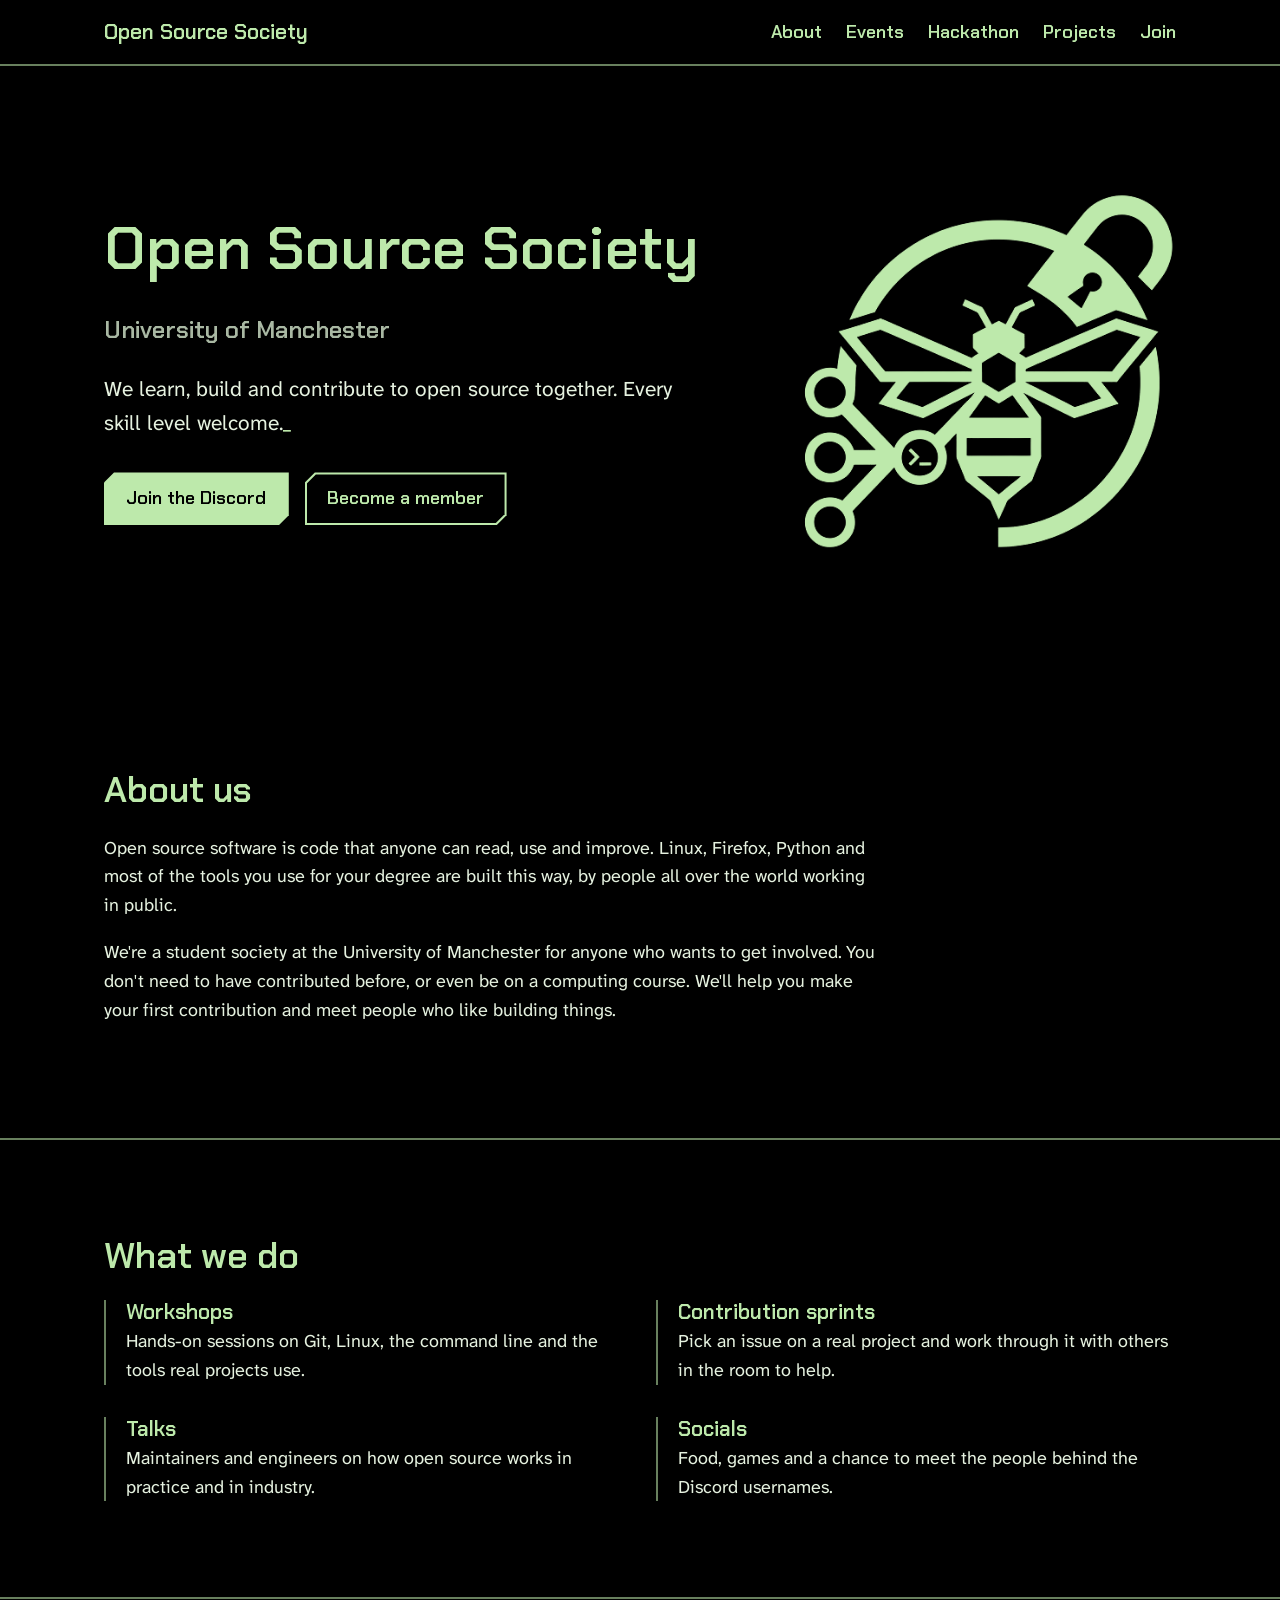
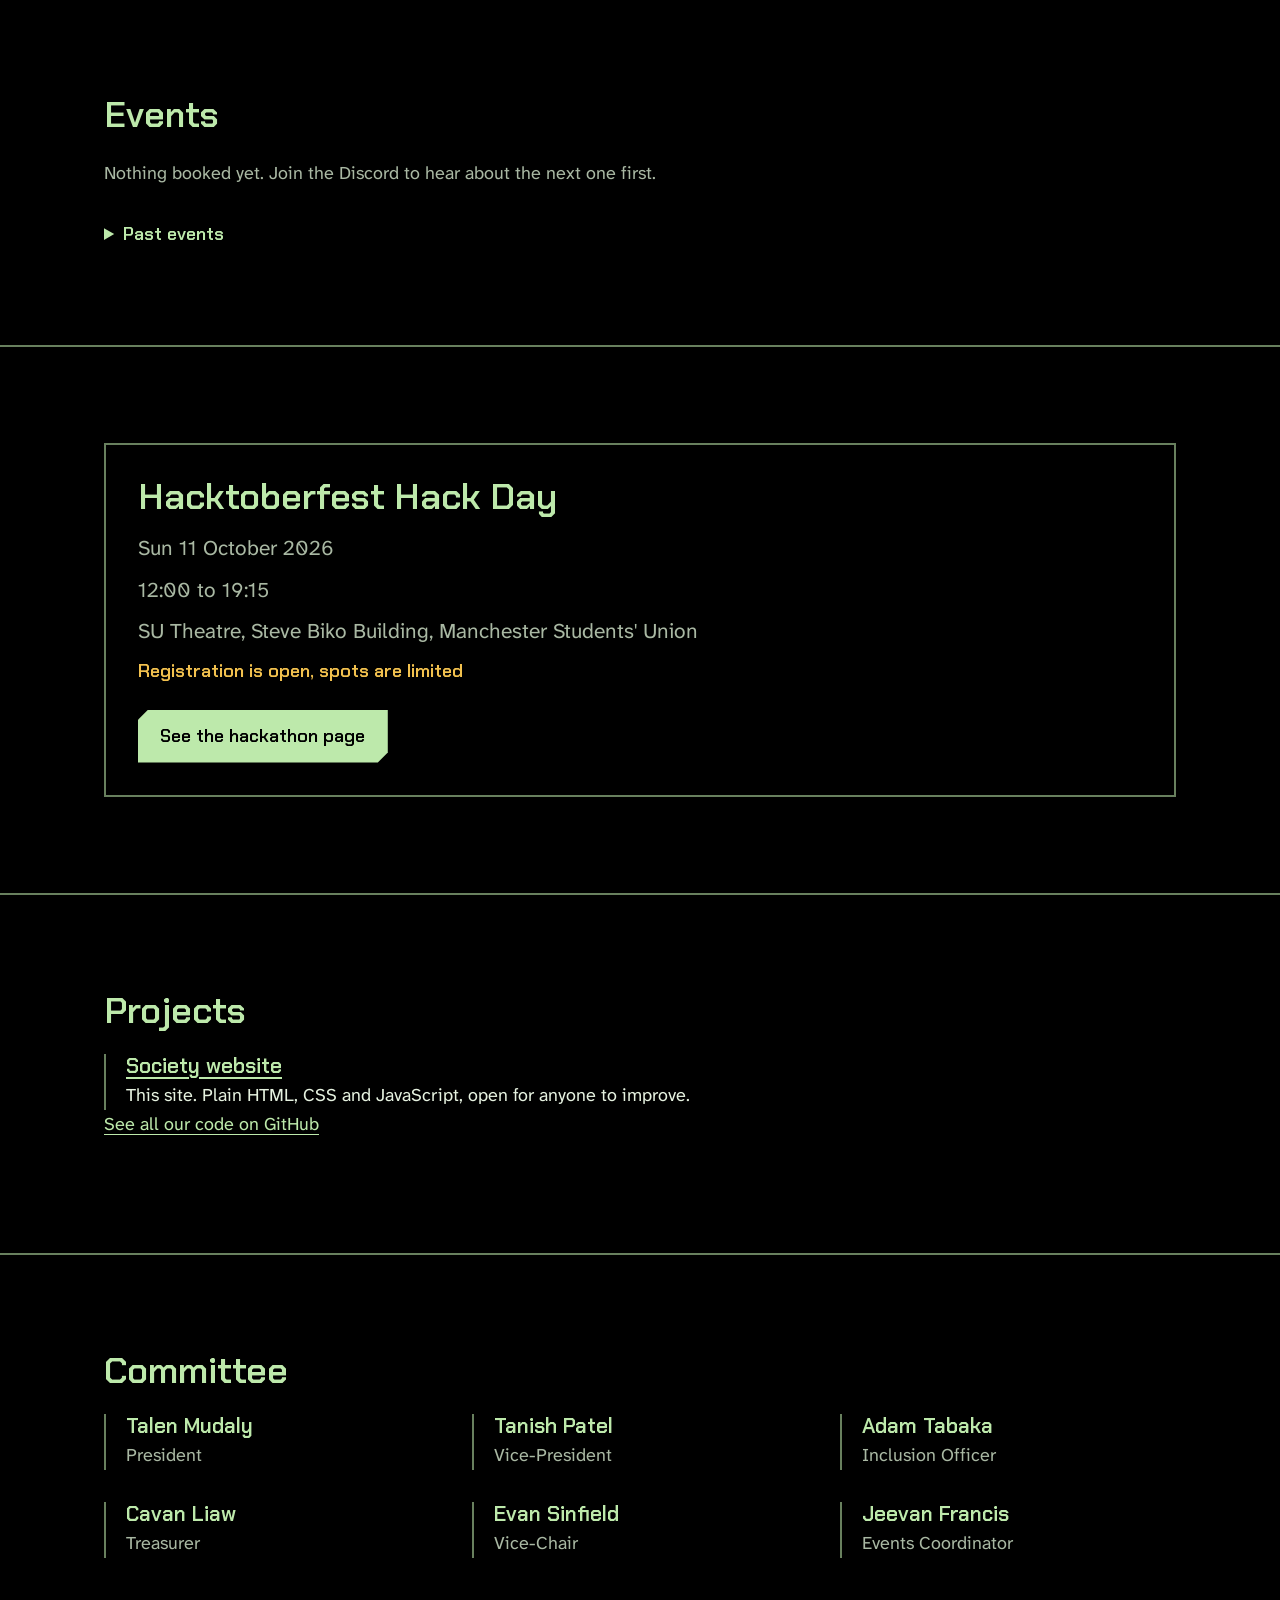
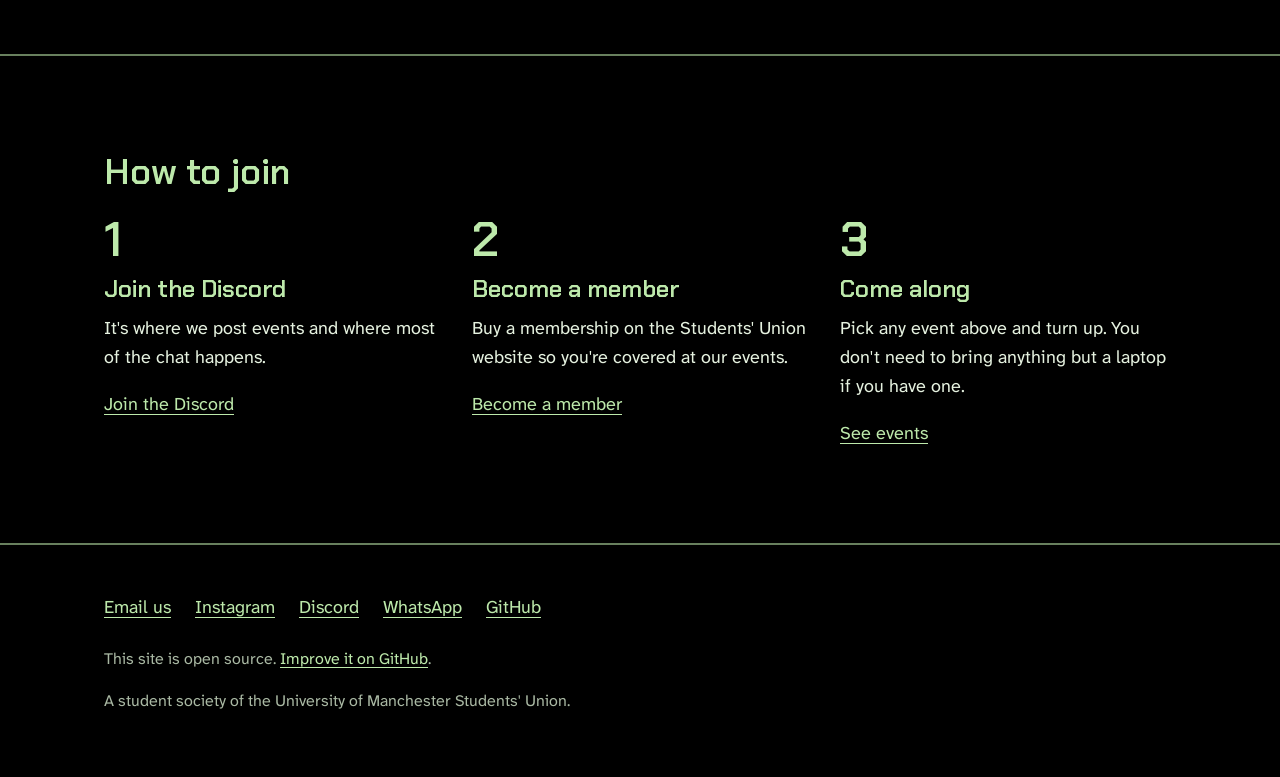
<file: index.html>
<!DOCTYPE html>
<html lang="en-GB">
<head>
  <meta charset="utf-8">
  <meta name="viewport" content="width=device-width, initial-scale=1">
  <title>Open Source Society | University of Manchester</title>
  <meta name="description" content="The University of Manchester's Open Source Society. Workshops, contribution sprints, talks and socials for students of any skill level.">

  <!-- Link previews on WhatsApp, Discord etc. TODO make og:image and og:url absolute once the site address is known -->
  <meta property="og:type" content="website">
  <meta property="og:title" content="Open Source Society | University of Manchester">
  <meta property="og:description" content="Learn, build and contribute to open source projects with other Manchester students.">
  <meta property="og:image" content="assets/img/og-image.png">
  <meta name="twitter:card" content="summary_large_image">

  <!-- SVG for modern browsers, ICO at the root for old ones and for /favicon.ico requests -->
  <link rel="icon" href="assets/img/favicon.svg" type="image/svg+xml">
  <link rel="icon" href="favicon.ico" sizes="32x32">
  <link rel="apple-touch-icon" href="assets/img/apple-touch-icon.png">
  <link rel="preconnect" href="https://fonts.googleapis.com">
  <link rel="preconnect" href="https://fonts.gstatic.com" crossorigin>
  <link rel="stylesheet" href="https://fonts.googleapis.com/css2?family=Atkinson+Hyperlegible+Next:wght@400;700&family=Chakra+Petch:wght@600&display=swap">
  <link rel="stylesheet" href="assets/css/style.css">

  <!-- Added before paint so the mobile menu doesn't flash open -->
  <script>document.documentElement.classList.add("js");</script>
  <script src="assets/js/data.js" defer></script>
  <script src="assets/js/main.js" defer></script>
</head>
<body data-page="home">
  <a class="skip-link" href="#main">Skip to content</a>

  <!-- ===== SECTION header (copy of this is in every page) ===== -->
  <header class="header">
    <div class="container header__inner">
      <a class="brand" href="index.html">Open Source Society</a>
      <button class="button button--outline nav__toggle" id="nav-toggle" type="button" aria-expanded="false" aria-controls="nav">Menu</button>
      <nav class="nav" id="nav" aria-label="Main">
        <ul class="nav__list">
          <li><a class="nav__link" href="index.html#about">About</a></li>
          <li><a class="nav__link" href="index.html#events">Events</a></li>
          <li><a class="nav__link" href="hackathon.html">Hackathon</a></li>
          <li><a class="nav__link" href="index.html#projects">Projects</a></li>
          <li><a class="nav__link" href="index.html#join">Join</a></li>
        </ul>
      </nav>
    </div>
  </header>

  <main id="main">

    <!-- ===== SECTION hero ===== -->
    <section class="hero" id="hero">
      <div class="container hero__inner">
        <div>
          <h1>Open Source Society</h1>
          <p class="hero__sub">University of Manchester</p>
          <p class="hero__tagline">We learn, build and contribute to open source together. Every skill level welcome.<span class="cursor" aria-hidden="true">_</span></p>
          <div class="button-row">
            <!-- href is a fallback for when JS is off. data.js is the real source. -->
            <a class="button" data-link="discord" href="https://discord.gg/Gbe2rGANzu">Join the Discord</a>
            <a class="button button--outline" data-link="membership" href="" hidden>Become a member</a>
          </div>
        </div>
        <!-- TODO swap for the society logo if one exists, this is the hackathon logo -->
        <img class="hero__logo" src="assets/img/hackathon-logo.png" alt="" width="443" height="443">
      </div>
    </section>

    <!-- ===== SECTION about ===== -->
    <section class="section" id="about">
      <div class="container">
        <h2>About us</h2>
        <p>Open source software is code that anyone can read, use and improve. Linux, Firefox, Python and most of the tools you use for your degree are built this way, by people all over the world working in public.</p>
        <p>We're a student society at the University of Manchester for anyone who wants to get involved. You don't need to have contributed before, or even be on a computing course. We'll help you make your first contribution and meet people who like building things.</p>
      </div>
    </section>

    <!-- ===== SECTION what-we-do ===== -->
    <section class="section" id="what-we-do">
      <div class="container">
        <h2>What we do</h2>
        <ul class="grid grid--pairs">
          <li class="item">
            <h3>Workshops</h3>
            <p>Hands-on sessions on Git, Linux, the command line and the tools real projects use.</p>
          </li>
          <li class="item">
            <h3>Contribution sprints</h3>
            <p>Pick an issue on a real project and work through it with others in the room to help.</p>
          </li>
          <li class="item">
            <h3>Talks</h3>
            <p>Maintainers and engineers on how open source works in practice and in industry.</p>
          </li>
          <li class="item">
            <h3>Socials</h3>
            <p>Food, games and a chance to meet the people behind the Discord usernames.</p>
          </li>
        </ul>
      </div>
    </section>

    <!-- ===== SECTION events (filled from data.js) ===== -->
    <section class="section" id="events">
      <div class="container">
        <h2>Events</h2>
        <ul class="event-list" id="events-upcoming"></ul>
        <details class="past" id="events-past-wrap" hidden>
          <summary>Past events</summary>
          <ul class="event-list" id="events-past"></ul>
        </details>
      </div>
    </section>

    <!-- ===== SECTION hackathon teaser (filled from data.js) ===== -->
    <section class="section" id="hackathon">
      <div class="container">
        <div class="panel teaser">
          <h2 data-hack="name">Hackathon</h2>
          <p class="hero__details" data-hack="date">Date coming soon</p>
          <p class="hero__details" data-hack="time" hidden></p>
          <p class="hero__details" data-hack="venue">Venue coming soon</p>
          <p class="status" data-hack="status"></p>
          <div class="button-row">
            <a class="button" href="hackathon.html">See the hackathon page</a>
          </div>
        </div>
      </div>
    </section>

    <!-- ===== SECTION projects (filled from data.js) ===== -->
    <section class="section" id="projects">
      <div class="container">
        <h2>Projects</h2>
        <ul class="grid" id="projects-list"></ul>
        <p data-link-wrap hidden><a data-link="github" href="">See all our code on GitHub</a></p>
      </div>
    </section>

    <!-- ===== SECTION committee (filled from data.js) ===== -->
    <section class="section" id="committee">
      <div class="container">
        <h2>Committee</h2>
        <ul class="grid grid--trios" id="committee-list"></ul>
      </div>
    </section>

    <!-- ===== SECTION join ===== -->
    <section class="section" id="join">
      <div class="container">
        <h2>How to join</h2>
        <ol class="steps">
          <li class="step">
            <h3>Join the Discord</h3>
            <p>It's where we post events and where most of the chat happens.</p>
            <a data-link="discord" href="https://discord.gg/Gbe2rGANzu">Join the Discord</a>
          </li>
          <li class="step">
            <h3>Become a member</h3>
            <p>Buy a membership on the Students' Union website so you're covered at our events.</p>
            <!-- TODO add the SU page to data.js links.membership -->
            <a data-link="membership" href="" hidden>Become a member</a>
          </li>
          <li class="step">
            <h3>Come along</h3>
            <p>Pick any event above and turn up. You don't need to bring anything but a laptop if you have one.</p>
            <a href="#events">See events</a>
          </li>
        </ol>
      </div>
    </section>

  </main>

  <!-- ===== SECTION footer (copy of this is in every page) ===== -->
  <footer class="footer">
    <div class="container">
      <ul class="footer__links">
        <li data-link-wrap><a data-link="email" href="mailto:open.source@manchesterstudentsunion.com">Email us</a></li>
        <li data-link-wrap><a data-link="instagram" href="https://instagram.com/opensourcesocietymcr">Instagram</a></li>
        <li data-link-wrap><a data-link="discord" href="https://discord.gg/Gbe2rGANzu">Discord</a></li>
        <li data-link-wrap><a data-link="whatsapp" href="">WhatsApp</a></li>
        <li data-link-wrap><a data-link="github" href="">GitHub</a></li>
      </ul>
      <p data-link-wrap hidden>This site is open source. <a data-link="repo" href="">Improve it on GitHub</a>.</p>
      <!-- TODO check the exact affiliation wording with the Students' Union -->
      <p>A student society of the University of Manchester Students' Union.</p>
    </div>
  </footer>
</body>
</html>
</file>
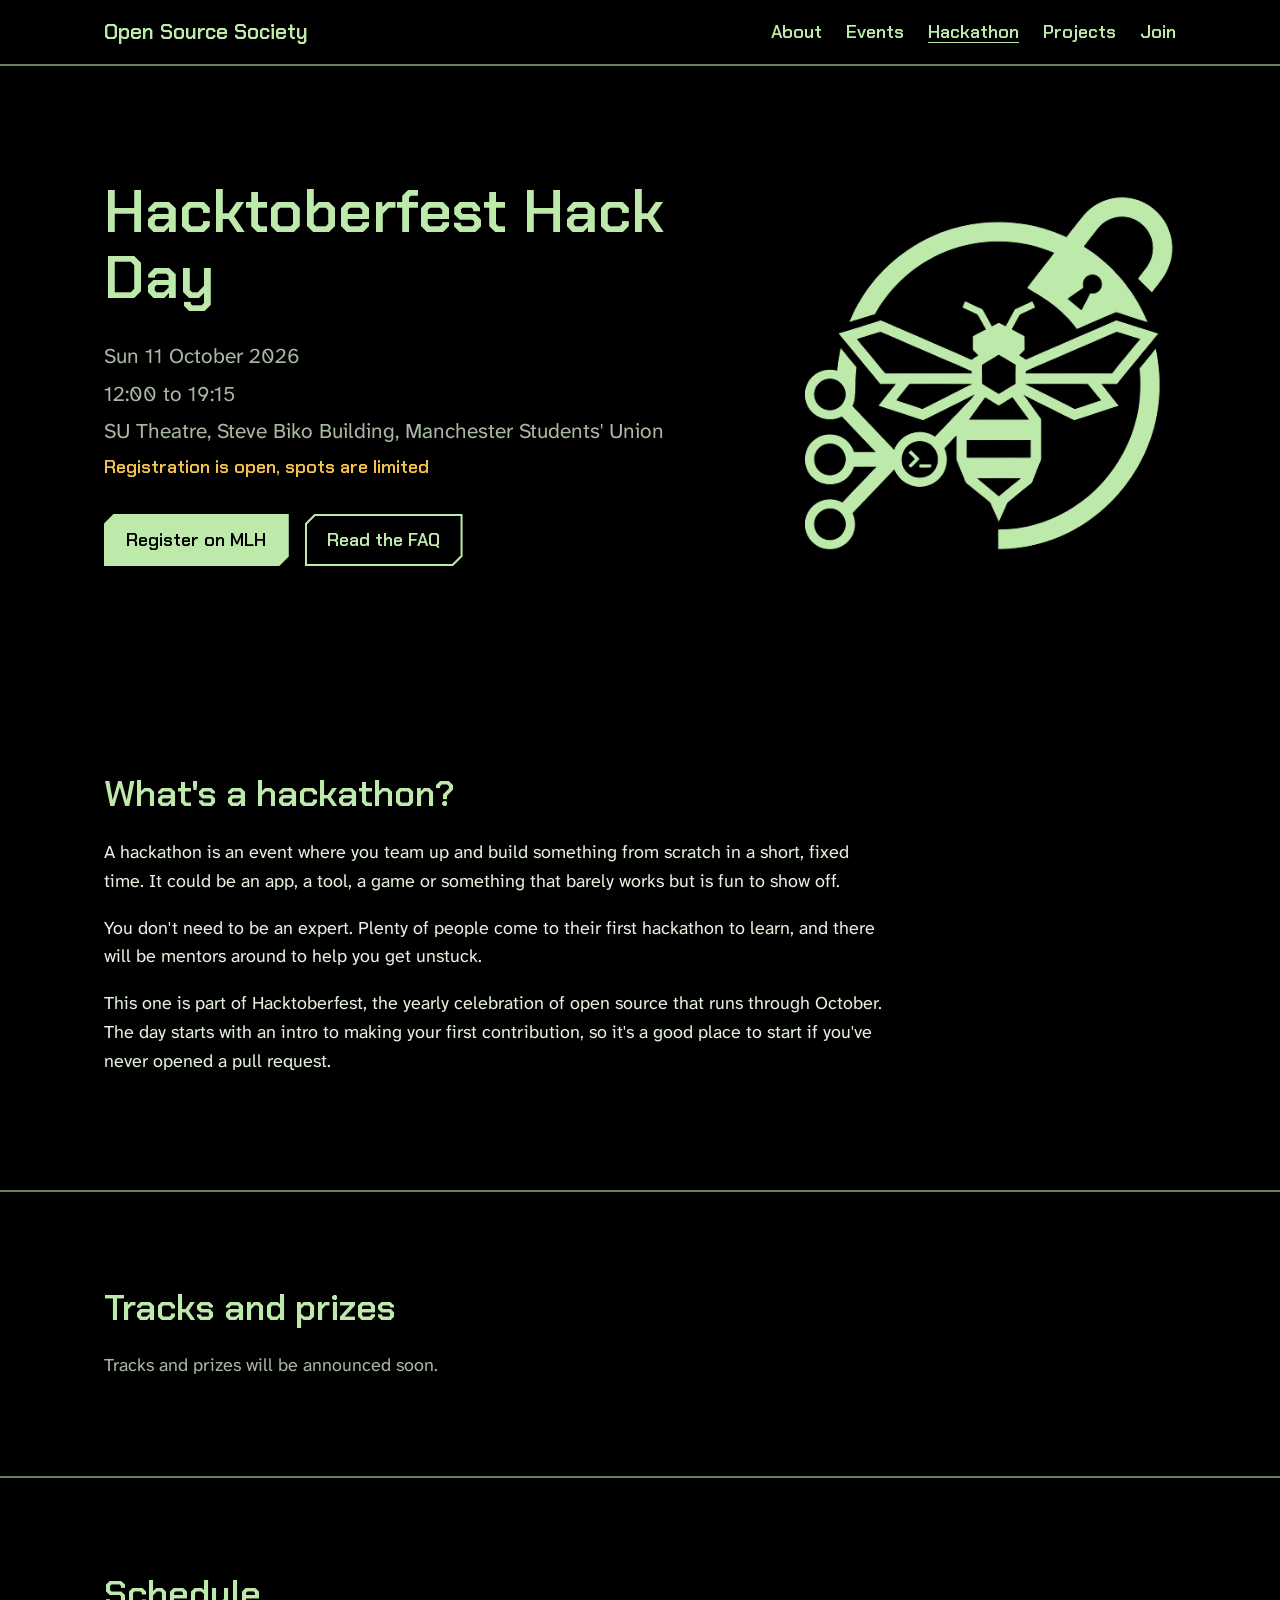
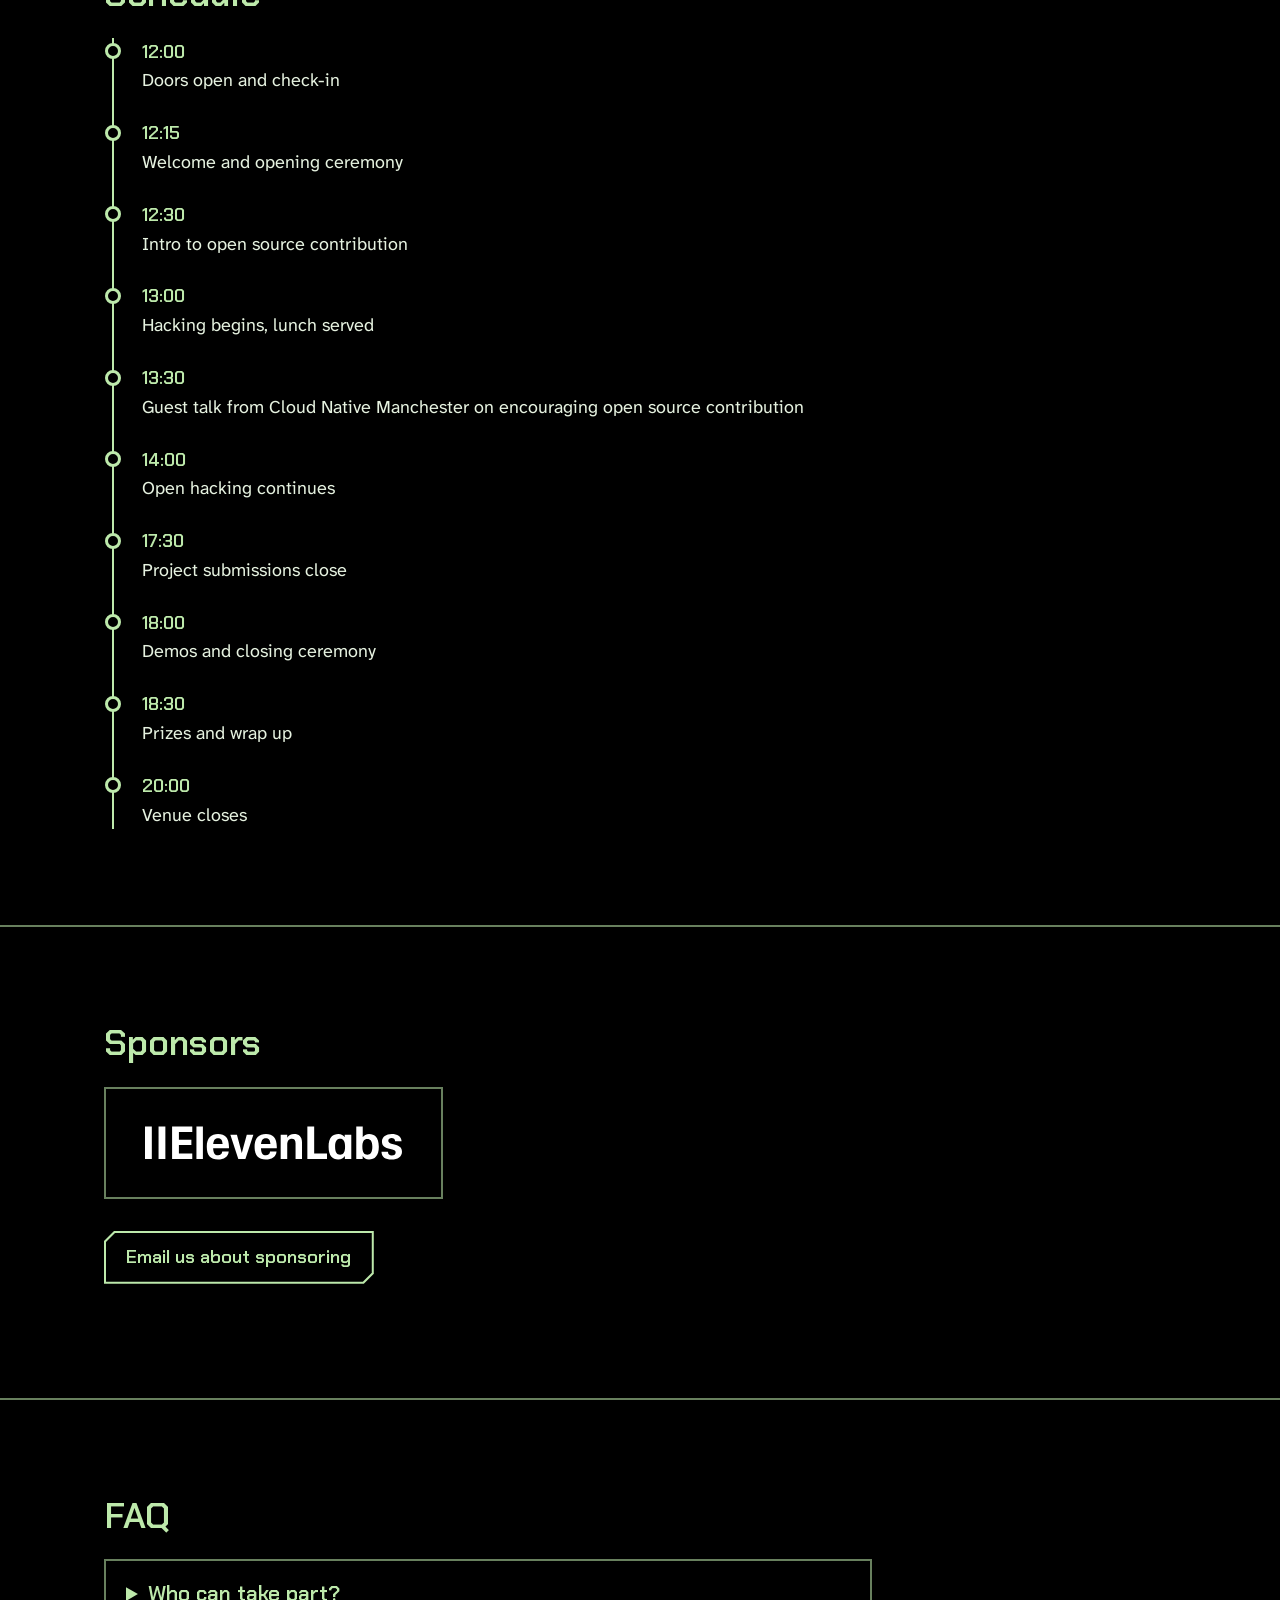
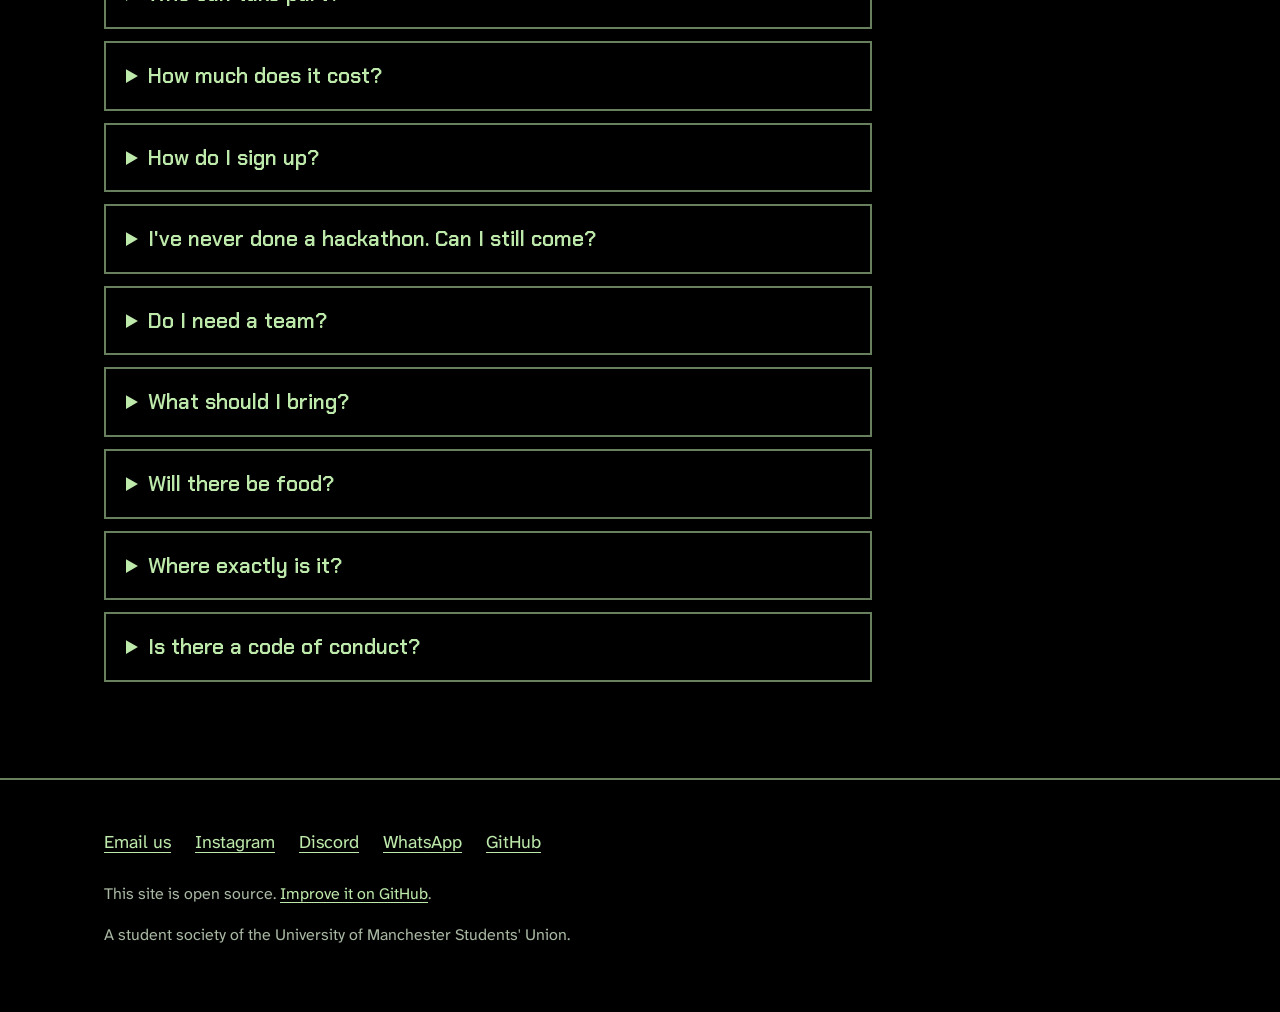
<file: hackathon.html>
<!DOCTYPE html>
<html lang="en-GB">
<head>
  <meta charset="utf-8">
  <meta name="viewport" content="width=device-width, initial-scale=1">
  <!-- main.js swaps "Hackathon" for the real name once it's in data.js -->
  <title>Hackathon | Open Source Society Manchester</title>
  <meta name="description" content="A student hackathon run by the University of Manchester's Open Source Society. Beginners welcome.">

  <!-- TODO make og:image absolute once the site address is known -->
  <meta property="og:type" content="website">
  <meta property="og:title" content="Hackathon | Open Source Society Manchester">
  <meta property="og:description" content="A student hackathon in Manchester. Beginners welcome.">
  <meta property="og:image" content="assets/img/og-image.png">
  <meta name="twitter:card" content="summary_large_image">

  <!-- SVG for modern browsers, ICO at the root for old ones and for /favicon.ico requests -->
  <link rel="icon" href="assets/img/favicon.svg" type="image/svg+xml">
  <link rel="icon" href="favicon.ico" sizes="32x32">
  <link rel="apple-touch-icon" href="assets/img/apple-touch-icon.png">
  <link rel="preconnect" href="https://fonts.googleapis.com">
  <link rel="preconnect" href="https://fonts.gstatic.com" crossorigin>
  <link rel="stylesheet" href="https://fonts.googleapis.com/css2?family=Atkinson+Hyperlegible+Next:wght@400;700&family=Chakra+Petch:wght@600&display=swap">
  <link rel="stylesheet" href="assets/css/style.css">

  <script>document.documentElement.classList.add("js");</script>
  <script src="assets/js/data.js" defer></script>
  <script src="assets/js/main.js" defer></script>
</head>
<body data-page="hackathon">
  <a class="skip-link" href="#main">Skip to content</a>

  <!-- ===== SECTION header (copy of this is in every page) ===== -->
  <header class="header">
    <div class="container header__inner">
      <a class="brand" href="index.html">Open Source Society</a>
      <button class="button button--outline nav__toggle" id="nav-toggle" type="button" aria-expanded="false" aria-controls="nav">Menu</button>
      <nav class="nav" id="nav" aria-label="Main">
        <ul class="nav__list">
          <li><a class="nav__link" href="index.html#about">About</a></li>
          <li><a class="nav__link" href="index.html#events">Events</a></li>
          <li><a class="nav__link" href="hackathon.html" aria-current="page">Hackathon</a></li>
          <li><a class="nav__link" href="index.html#projects">Projects</a></li>
          <li><a class="nav__link" href="index.html#join">Join</a></li>
        </ul>
      </nav>
    </div>
  </header>

  <main id="main">

    <!-- ===== SECTION hero (filled from data.js) ===== -->
    <section class="hero" id="hero">
      <div class="container hero__inner">
        <div>
          <h1 data-hack="name">Hackathon</h1>
          <p class="hero__details" data-hack="date">Date coming soon</p>
          <p class="hero__details" data-hack="time" hidden></p>
          <p class="hero__details" data-hack="venue">Venue coming soon</p>
          <p class="status" data-hack="status"></p>
          <div class="button-row">
            <!-- Goes to hackathon.registerLink, or the Discord if that's empty -->
            <a class="button" data-hack="register" href="https://discord.gg/Gbe2rGANzu">Register on MLH</a>
            <a class="button button--outline" href="#faq">Read the FAQ</a>
          </div>
        </div>
        <img class="hero__logo" data-hack="logo" src="assets/img/hackathon-logo.png" alt="Hackathon logo" width="443" height="443">
      </div>
    </section>

    <!-- ===== SECTION about ===== -->
    <section class="section" id="about">
      <div class="container">
        <h2>What's a hackathon?</h2>
        <p>A hackathon is an event where you team up and build something from scratch in a short, fixed time. It could be an app, a tool, a game or something that barely works but is fun to show off.</p>
        <p>You don't need to be an expert. Plenty of people come to their first hackathon to learn, and there will be mentors around to help you get unstuck.</p>
        <p>This one is part of Hacktoberfest, the yearly celebration of open source that runs through October. The day starts with an intro to making your first contribution, so it's a good place to start if you've never opened a pull request.</p>
      </div>
    </section>

    <!-- ===== SECTION tracks (filled from data.js) ===== -->
    <section class="section" id="tracks">
      <div class="container">
        <h2>Tracks and prizes</h2>
        <ul class="grid" id="tracks-list"></ul>
      </div>
    </section>

    <!-- ===== SECTION schedule (filled from data.js) ===== -->
    <section class="section" id="schedule">
      <div class="container">
        <h2>Schedule</h2>
        <ol class="timeline" id="schedule-list"></ol>
      </div>
    </section>

    <!-- ===== SECTION sponsors (filled from data.js) ===== -->
    <section class="section" id="sponsors">
      <div class="container">
        <h2>Sponsors</h2>
        <ul class="sponsor-list" id="sponsors-list"></ul>
        <p class="button-row" data-link-wrap>
          <a class="button button--outline" data-link="email" href="mailto:open.source@manchesterstudentsunion.com">Email us about sponsoring</a>
        </p>
      </div>
    </section>

    <!-- ===== SECTION faq ===== -->
    <!-- TODO confirm every answer below with the committee before launch -->
    <section class="section" id="faq">
      <div class="container">
        <h2>FAQ</h2>
        <div class="faq">
          <details>
            <summary>Who can take part?</summary>
            <p>Any university student. You don't have to study computing, and you don't have to be at Manchester.</p>
          </details>
          <details>
            <summary>How much does it cost?</summary>
            <p>Nothing. It's free to take part and lunch is provided.</p>
          </details>
          <details>
            <summary>How do I sign up?</summary>
            <p>Register through MLH using the button at the top of this page. Spots are limited.</p>
          </details>
          <details>
            <summary>I've never done a hackathon. Can I still come?</summary>
            <p>Yes. There's an intro to open source contribution at 12:30 and mentors around all day to help you get unstuck.</p>
          </details>
          <details>
            <summary>Do I need a team?</summary>
            <p>No. You can come with friends or find people on the day. <!-- TODO add the team size limit if there is one --></p>
          </details>
          <details>
            <summary>What should I bring?</summary>
            <p>A laptop, a charger and your student ID. It helps to pick out a few good first issues beforehand, and there are some linked from our Discord.</p>
          </details>
          <details>
            <summary>Will there be food?</summary>
            <p>Lunch is served at 13:00. Tell us about any dietary needs when you register.</p>
          </details>
          <details>
            <summary>Where exactly is it?</summary>
            <p>The SU Theatre on the ground floor of the Steve Biko Building, Oxford Road, Manchester M13 9PR. If you have any access questions, email us and we'll help.</p>
          </details>
          <details>
            <summary>Is there a code of conduct?</summary>
            <p>Yes. This is an MLH event, so everyone taking part agrees to the <a href="https://static.mlh.io/docs/mlh-code-of-conduct.pdf">MLH code of conduct</a>.</p>
          </details>
        </div>
      </div>
    </section>

  </main>

  <!-- ===== SECTION footer (copy of this is in every page) ===== -->
  <footer class="footer">
    <div class="container">
      <ul class="footer__links">
        <li data-link-wrap><a data-link="email" href="mailto:open.source@manchesterstudentsunion.com">Email us</a></li>
        <li data-link-wrap><a data-link="instagram" href="https://instagram.com/opensourcesocietymcr">Instagram</a></li>
        <li data-link-wrap><a data-link="discord" href="https://discord.gg/Gbe2rGANzu">Discord</a></li>
        <li data-link-wrap><a data-link="whatsapp" href="">WhatsApp</a></li>
        <li data-link-wrap><a data-link="github" href="">GitHub</a></li>
      </ul>
      <p data-link-wrap hidden>This site is open source. <a data-link="repo" href="">Improve it on GitHub</a>.</p>
      <p>A student society of the University of Manchester Students' Union.</p>
    </div>
  </footer>
</body>
</html>
</file>
<file: assets/css/style.css>
/* Open Source Society Manchester. See SPEC.md section 6 for the design system. */

/* ===== TOKENS ===== */
:root {
  color-scheme: dark;

  --black: #000000;
  --mint: #BDE9AB;
  --mint-dim: #68805E;
  --text: #E6F2E0;
  --text-dim: #A9B8A3;
  --honey: #F2C14E;

  --font-display: "Chakra Petch", "Arial Narrow", sans-serif;
  --font-body: "Atkinson Hyperlegible Next", "Atkinson Hyperlegible", system-ui, sans-serif;
  --font-mono: ui-monospace, "SF Mono", Menlo, Consolas, monospace;

  /* Type scale from The Elements of Typographic Style */
  --fs-14: 0.875rem;
  --fs-16: 1rem;
  --fs-18: 1.125rem;
  --fs-21: 1.3125rem;
  --fs-24: 1.5rem;
  --fs-h2: clamp(1.75rem, 1.1rem + 2.6vw, 2.25rem);
  --fs-h1: clamp(2.25rem, 1rem + 5vw, 3.75rem);

  --stroke: 2px;
  --chamfer: 10px;
  --max-width: 72rem;
  --measure: 65ch;
  --gutter: clamp(1.25rem, 4vw, 2.5rem);
  --section-space: clamp(3.5rem, 8vw, 6rem);
}

/* ===== BASE ===== */
*, *::before, *::after { box-sizing: border-box; }

html { scroll-behavior: smooth; scroll-padding-top: 5rem; }

body {
  margin: 0;
  background: var(--black);
  color: var(--text);
  font-family: var(--font-body);
  font-size: var(--fs-18);
  line-height: 1.6;
}

h1, h2, h3 {
  margin: 0 0 0.5em;
  font-family: var(--font-display);
  font-weight: 600;
  line-height: 1.1;
  color: var(--mint);
}
h1 { font-size: var(--fs-h1); }
h2 { font-size: var(--fs-h2); margin-bottom: 1.5rem; }
h3 { font-size: var(--fs-24); }

p { margin: 0 0 1em; max-width: var(--measure); }

a { color: var(--mint); text-underline-offset: 0.2em; }
a:hover { color: var(--text); }

:focus-visible { outline: 3px solid var(--mint); outline-offset: 3px; }

img { max-width: 100%; height: auto; display: block; }

ul, ol { margin: 0; padding: 0; list-style: none; }

code { font-family: var(--font-mono); }

/* ===== LAYOUT ===== */
.container {
  max-width: var(--max-width);
  margin-inline: auto;
  padding-inline: var(--gutter);
}

.section { padding-block: var(--section-space); }
.section + .section { border-top: var(--stroke) solid var(--mint-dim); }

.grid {
  display: grid;
  gap: 2rem;
  grid-template-columns: repeat(auto-fit, minmax(min(100%, 16rem), 1fr));
}
/* Wider columns so four items sit two by two instead of three plus one */
/* Three across, so six committee members sit in two even rows */
.grid--trios { grid-template-columns: repeat(auto-fit, minmax(min(100%, 20rem), 1fr)); }
.grid--pairs { grid-template-columns: repeat(auto-fit, minmax(min(100%, 24rem), 1fr)); }

/* ===== COMPONENTS ===== */

/* Skip link, hidden until focused */
.skip-link {
  position: absolute;
  left: 1rem;
  top: -3rem;
  z-index: 20;
  padding: 0.5rem 1rem;
  background: var(--mint);
  color: var(--black);
}
.skip-link:focus { top: 1rem; }

/* Header and nav */
.header {
  position: sticky;
  /* nav drops down below this on mobile */
  top: 0;
  z-index: 10;
  background: var(--black);
  border-bottom: var(--stroke) solid var(--mint-dim);
}
.header__inner {
  display: flex;
  align-items: center;
  justify-content: space-between;
  gap: 1rem;
  min-height: 4rem;
}
.brand {
  font-family: var(--font-display);
  font-weight: 600;
  font-size: var(--fs-21);
  text-decoration: none;
}
.nav__list { display: flex; flex-wrap: wrap; gap: 0.25rem 1.5rem; }
.nav__link { font-family: var(--font-display); font-weight: 600; text-decoration: none; }
.nav__link:hover,
.nav__link[aria-current="page"] { text-decoration: underline; }
/* Scoped to .header so it beats .button, which is declared later */
.header .nav__toggle { display: none; padding: 0.5rem 1rem; font-size: var(--fs-16); }

/* Buttons. The chamfer is drawn on pseudo elements so focus outlines are not clipped. */
.button {
  position: relative;
  isolation: isolate;
  display: inline-flex;
  align-items: center;
  padding: 0.75rem 1.4rem;
  border: 0;
  background: none;
  color: var(--black);
  font-family: var(--font-display);
  font-size: var(--fs-18);
  font-weight: 600;
  text-decoration: none;
  cursor: pointer;
}
.button::before,
.button::after {
  content: "";
  position: absolute;
  z-index: -1;
  clip-path: polygon(var(--c) 0, 100% 0, 100% calc(100% - var(--c)), calc(100% - var(--c)) 100%, 0 100%, 0 var(--c));
}
.button::before { --c: var(--chamfer); inset: 0; background: var(--mint); }
.button:hover { color: var(--black); }
.button:hover::before { background: var(--text); }

.button--outline { color: var(--mint); }
.button--outline::after { --c: calc(var(--chamfer) - 1px); inset: var(--stroke); background: var(--black); }
.button--outline:hover::before { background: var(--mint); }
.button--outline:hover::after { background: var(--mint); }

.button-row { display: flex; flex-wrap: wrap; gap: 1rem; margin-top: 2rem; }

/* Line art panel */
.panel { border: var(--stroke) solid var(--mint-dim); padding: clamp(1.25rem, 3vw, 2rem); }

/* Item with a line on its left, used for activities, projects, committee */
.item { border-left: var(--stroke) solid var(--mint-dim); padding-left: 1.25rem; }
.item h3 { font-size: var(--fs-21); margin-bottom: 0.25rem; }
.item p { margin: 0; }
.item__role { color: var(--text-dim); }

/* Sponsor logos (hackathon page only).
   --logo-h drives both the logo size and the clear space around it. Brand
   guidelines, ElevenLabs' included, ask for clear space equal to the logo's
   height on every side, so padding and height use the same value. */
.sponsor-list {
  --logo-h: clamp(1.75rem, 4vw, 2.25rem);
  display: flex;
  flex-wrap: wrap;
  gap: 1.5rem;
}
.sponsor { border: var(--stroke) solid var(--mint-dim); }
.sponsor:hover { border-color: var(--mint); }
.sponsor__link {
  display: flex;
  align-items: center;
  justify-content: center;
  padding: var(--logo-h);
  text-decoration: none;
}
/* Width is left to the aspect ratio so no sponsor's logo is ever stretched */
.sponsor__logo { height: var(--logo-h); width: auto; }
.sponsor__name {
  font-family: var(--font-display);
  font-weight: 600;
  font-size: var(--fs-21);
  color: var(--text);
}

/* Events */
.event-list { display: grid; gap: 1rem; }
.event {
  display: grid;
  gap: 0.25rem 2rem;
  grid-template-columns: 9rem 1fr;
  border: var(--stroke) solid var(--mint-dim);
  padding: 1.25rem;
}
.event__date { font-family: var(--font-display); font-weight: 600; font-size: var(--fs-21); color: var(--honey); }
.event--past .event__date { color: var(--text-dim); }
.event h3 { font-size: var(--fs-21); margin-bottom: 0.25rem; }
.event__meta { color: var(--text-dim); margin-bottom: 0.5rem; }

.past { margin-top: 2rem; }
.past summary { cursor: pointer; font-family: var(--font-display); font-weight: 600; color: var(--mint); }
.past .event-list { margin-top: 1rem; }

.empty { color: var(--text-dim); }

/* Status text, e.g. "Registration opens soon" */
.status { color: var(--honey); font-family: var(--font-display); font-weight: 600; }

/* Numbered steps, only for real sequences */
.steps { counter-reset: step; display: grid; gap: 2rem; grid-template-columns: repeat(auto-fit, minmax(min(100%, 15rem), 1fr)); }
.step { counter-increment: step; }
.step::before {
  content: counter(step);
  display: block;
  font-family: var(--font-display);
  font-weight: 600;
  font-size: 3rem;
  line-height: 1;
  color: var(--mint);
  margin-bottom: 0.75rem;
}

/* Timeline with circuit nodes, like the logo. Hackathon schedule only. */
.timeline { border-left: var(--stroke) solid var(--mint); margin-left: 0.5rem; }
.timeline:has(.empty) { border-left: 0; margin-left: 0; }
.timeline__item { position: relative; padding: 0 0 1.5rem 1.75rem; }
.timeline__item::before {
  content: "";
  position: absolute;
  left: calc(-0.5rem - 1px);
  top: 0.35rem;
  width: 1rem;
  height: 1rem;
  border: 3px solid var(--mint);
  border-radius: 50%;
  background: var(--black);
}
.timeline__item:last-child { padding-bottom: 0; }
.timeline__time { font-family: var(--font-display); font-weight: 600; color: var(--mint); display: block; }

/* FAQ */
.faq { display: grid; gap: 0.75rem; max-width: 48rem; }
.faq details { border: var(--stroke) solid var(--mint-dim); padding: 1rem 1.25rem; }
.faq summary { cursor: pointer; font-family: var(--font-display); font-weight: 600; font-size: var(--fs-21); color: var(--mint); }
.faq details p { margin: 0.75rem 0 0; }

/* ===== SECTIONS ===== */
.hero { padding-block: clamp(3rem, 10vw, 7rem); }
.hero__inner { display: grid; gap: 2.5rem; align-items: center; grid-template-columns: 1.4fr 1fr; }
.hero__sub { font-family: var(--font-display); font-weight: 600; font-size: var(--fs-24); color: var(--text-dim); margin-bottom: 1.5rem; }
.hero__tagline { font-size: var(--fs-21); }
.hero__logo { width: min(100%, 24rem); justify-self: end; }
.hero__details { color: var(--text-dim); font-size: var(--fs-21); margin-bottom: 0.25rem; }

.cursor { color: var(--mint); animation: blink 1.1s steps(1) infinite; }
@keyframes blink { 50% { opacity: 0; } }

.teaser { display: grid; gap: 0.5rem; }
.teaser h2 { margin-bottom: 0.5rem; }
.teaser p { margin: 0; }
.teaser .button-row { margin-top: 1rem; }

.footer { border-top: var(--stroke) solid var(--mint-dim); padding-block: 3rem; color: var(--text-dim); }
.footer__links { display: flex; flex-wrap: wrap; gap: 0.5rem 1.5rem; margin-bottom: 1.5rem; }
.footer p { font-size: var(--fs-16); }

.not-found { min-height: 60vh; }

/* ===== RESPONSIVE ===== */
@media (max-width: 48rem) {
  .js .header .nav__toggle { display: inline-flex; }
  .js .nav { display: none; }
  .js .nav--open { display: block; position: absolute; top: 100%; left: 0; right: 0; background: var(--black); border-block: var(--stroke) solid var(--mint-dim); }
  .js .nav--open .nav__list { flex-direction: column; padding: 1rem var(--gutter) 1.5rem; gap: 1rem; }

  .hero__inner { grid-template-columns: 1fr; }
  .hero__logo { order: -1; width: 10rem; justify-self: start; }
  .event { grid-template-columns: 1fr; }
}

@media (prefers-reduced-motion: reduce) {
  html { scroll-behavior: auto; }
  .cursor { animation: none; }
}

/* ===== UTILITIES ===== */
.visually-hidden {
  position: absolute;
  width: 1px;
  height: 1px;
  overflow: hidden;
  clip-path: inset(50%);
  white-space: nowrap;
}
[hidden] { display: none !important; }
</file>
